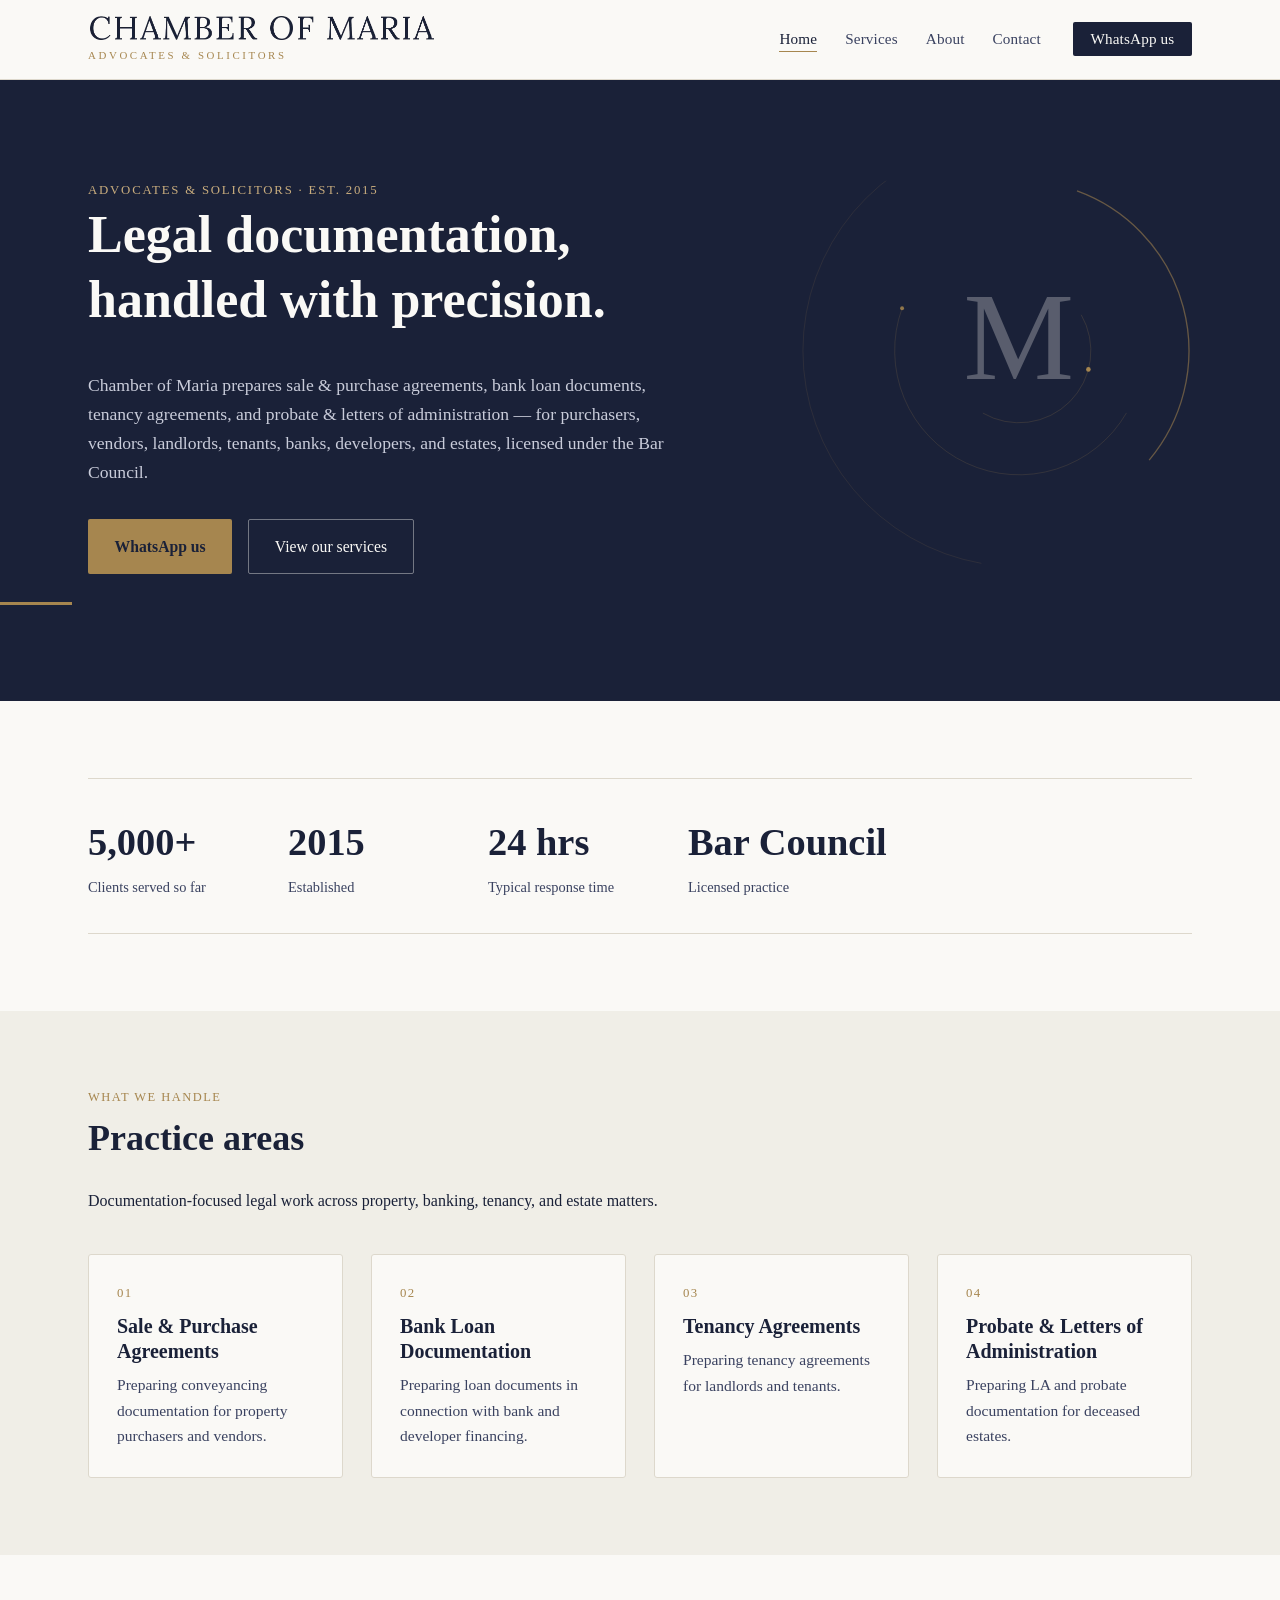
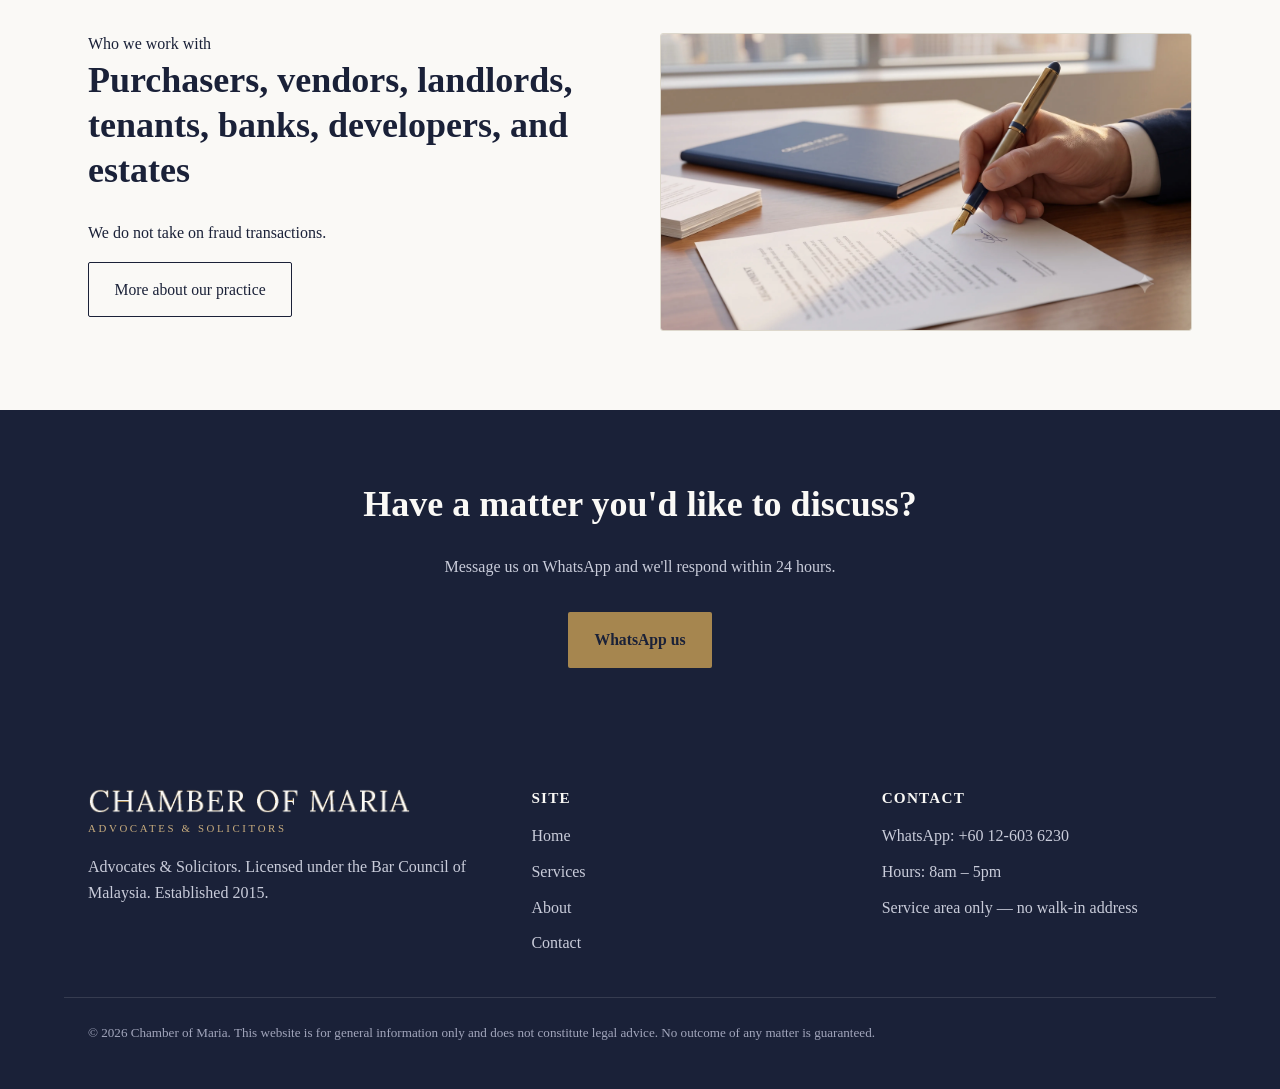
<file: index.html>
<!DOCTYPE html>
<html lang="en">
<head>
<meta charset="UTF-8">
<meta name="viewport" content="width=device-width, initial-scale=1.0">
<title>Chamber of Maria | Advocates &amp; Solicitors, Malaysia</title>
<meta name="description" content="Chamber of Maria is a Malaysian legal practice established 2015, licensed under the Bar Council, handling sale &amp; purchase agreements, bank loan documentation, tenancy agreements, and probate &amp; letters of administration.">
<link rel="canonical" href="https://www.chamberofmaria.com/">

<meta property="og:type" content="website">
<meta property="og:site_name" content="Chamber of Maria">
<meta property="og:title" content="Chamber of Maria | Advocates &amp; Solicitors, Malaysia">
<meta property="og:description" content="Legal documentation for property, banking, tenancy and probate matters. Licensed under the Bar Council, serving clients since 2015.">
<meta property="og:url" content="https://www.chamberofmaria.com/">
<meta property="og:image" content="https://www.chamberofmaria.com/assets/og-share-image.webp">
<meta name="twitter:card" content="summary_large_image">

<link rel="icon" type="image/png" href="assets/favicon-32.png">
<link rel="apple-touch-icon" href="assets/apple-touch-icon.png">
<link rel="stylesheet" href="css/style.css">
</head>
<body>
<a class="skip-link" href="#main">Skip to content</a>

<header class="site-header">
  <div class="container">
    <a class="logo" href="index.html" aria-label="Chamber of Maria — home">
      <img src="assets/wordmark-title-trimmed.webp" alt="Chamber of Maria" class="brand-mark" width="348" height="28">
      <span class="brand-subtitle">Advocates &amp; Solicitors</span>
    </a>
    <nav class="main-nav" data-open="false">
      <ul>
        <li><a href="index.html" aria-current="page">Home</a></li>
        <li><a href="services.html">Services</a></li>
        <li><a href="about.html">About</a></li>
        <li><a href="contact.html">Contact</a></li>
      </ul>
      <a class="nav-cta" href="https://wa.me/60126036230?text=Hi%2C%20I%27d%20like%20to%20enquire%20about%20your%20legal%20services." target="_blank" rel="noopener">WhatsApp us</a>
    </nav>
    <button class="nav-toggle" aria-label="Toggle menu" aria-expanded="false">☰</button>
  </div>
</header>

<main id="main">

  <section class="hero">
    <svg viewBox="0 0 900 640" xmlns="http://www.w3.org/2000/svg" aria-hidden="true" class="hero-decoration">
      <g stroke="var(--gold, #A6864F)" fill="none">
        <path d="M 528.9,15.7 A 260,260 0 0 1 639.2,427.1" stroke-width="2" opacity="0.55"/>
        <path d="M 604.5,355.0 A 190,190 0 0 1 261.5,195.0" stroke-width="1" opacity="0.28"/>
        <path d="M 382.7,585.0 A 330,330 0 0 1 382.7,-65.0" stroke-width="1" opacity="0.2"/>
        <path d="M 535.3,205.0 A 110,110 0 0 1 385.0,355.3" stroke-width="1" opacity="0.3"/>
      </g>
      <text x="440" y="260" text-anchor="middle" dominant-baseline="middle" font-family="Lora, Georgia, serif" font-size="190" fill="var(--paper, #FAF9F6)" opacity="0.28">M</text>
      <g class="orbit orbit-1">
        <circle cx="546.3" cy="288.5" r="3.5" fill="var(--gold, #A6864F)" opacity="1.0"/>
      </g>
      <g class="orbit orbit-2">
        <circle cx="261.5" cy="195.0" r="3.0" fill="var(--gold, #A6864F)" opacity="0.85"/>
      </g>
      <g class="orbit orbit-3">
        <circle cx="382.7" cy="-65.0" r="2.5" fill="var(--gold, #A6864F)" opacity="0.7"/>
      </g>
    </svg>
    <div class="container">
      <span class="eyebrow">Advocates &amp; Solicitors · Est. 2015</span>
      <h1>Legal documentation, handled with precision.</h1>
      <p class="lede">Chamber of Maria prepares sale &amp; purchase agreements, bank loan documents, tenancy agreements, and probate &amp; letters of administration — for purchasers, vendors, landlords, tenants, banks, developers, and estates, licensed under the Bar Council.</p>
      <div class="hero-actions">
        <a class="btn btn-primary" href="https://wa.me/60126036230?text=Hi%2C%20I%27d%20like%20to%20enquire%20about%20your%20legal%20services." target="_blank" rel="noopener">WhatsApp us</a>
        <a class="btn btn-secondary" href="services.html">View our services</a>
      </div>
    </div>
  </section>

  <section aria-label="Track record">
    <div class="container">
      <div class="stat-strip">
        <div class="stat">
          <span class="value">5,000+</span>
          <span class="label">Clients served so far</span>
        </div>
        <div class="stat">
          <span class="value">2015</span>
          <span class="label">Established</span>
        </div>
        <div class="stat">
          <span class="value">24 hrs</span>
          <span class="label">Typical response time</span>
        </div>
        <div class="stat">
          <span class="value">Bar Council</span>
          <span class="label">Licensed practice</span>
        </div>
      </div>
    </div>
  </section>

  <section class="section-alt">
    <div class="container">
      <div class="section-head">
        <span class="kicker">What we handle</span>
        <h2>Practice areas</h2>
        <p>Documentation-focused legal work across property, banking, tenancy, and estate matters.</p>
      </div>
      <div class="grid grid-4">
        <div class="card">
          <span class="num">01</span>
          <h3>Sale &amp; Purchase Agreements</h3>
          <p>Preparing conveyancing documentation for property purchasers and vendors.</p>
        </div>
        <div class="card">
          <span class="num">02</span>
          <h3>Bank Loan Documentation</h3>
          <p>Preparing loan documents in connection with bank and developer financing.</p>
        </div>
        <div class="card">
          <span class="num">03</span>
          <h3>Tenancy Agreements</h3>
          <p>Preparing tenancy agreements for landlords and tenants.</p>
        </div>
        <div class="card">
          <span class="num">04</span>
          <h3>Probate &amp; Letters of Administration</h3>
          <p>Preparing LA and probate documentation for deceased estates.</p>
        </div>
      </div>
    </div>
  </section>

  <section>
    <div class="container">
      <div class="feature">
        <div>
          <span class="kicker">Who we work with</span>
          <h2>Purchasers, vendors, landlords, tenants, banks, developers, and estates</h2>
          <p>We do not take on fraud transactions.</p>
          <p><a class="btn btn-outline" href="about.html">More about our practice</a></p>
        </div>
        <div class="feature-media">
          <img src="assets/desk-documents-signing.webp" alt="A hand signing a legal document with a fountain pen at a wooden desk" width="800" height="450" loading="lazy">
        </div>
      </div>
    </div>
  </section>

  <section class="cta-banner">
    <div class="container">
      <h2>Have a matter you'd like to discuss?</h2>
      <p>Message us on WhatsApp and we'll respond within 24 hours.</p>
      <a class="btn btn-primary" href="https://wa.me/60126036230?text=Hi%2C%20I%27d%20like%20to%20enquire%20about%20your%20legal%20services." target="_blank" rel="noopener">WhatsApp us</a>
    </div>
  </section>

</main>

<footer class="site-footer">
  <div class="container">
    <div class="footer-logo">
      <img src="assets/wordmark-title-on-dark.webp" alt="Chamber of Maria" class="brand-mark" width="323" height="26">
      <span class="brand-subtitle">Advocates &amp; Solicitors</span>
      <p>Advocates &amp; Solicitors. Licensed under the Bar Council of Malaysia. Established 2015.</p>
    </div>
    <div>
      <h4>Site</h4>
      <ul>
        <li><a href="index.html">Home</a></li>
        <li><a href="services.html">Services</a></li>
        <li><a href="about.html">About</a></li>
        <li><a href="contact.html">Contact</a></li>
      </ul>
    </div>
    <div>
      <h4>Contact</h4>
      <ul>
        <li><a href="https://wa.me/60126036230" target="_blank" rel="noopener">WhatsApp: +60 12-603 6230</a></li>
        <li>Hours: 8am – 5pm</li>
        <li>Service area only — no walk-in address</li>
      </ul>
    </div>
  </div>
  <div class="footer-bottom">
    <p>&copy; 2026 Chamber of Maria. This website is for general information only and does not constitute legal advice. No outcome of any matter is guaranteed.</p>
  </div>
</footer>

<script src="js/main.js"></script>
</body>
</html>
</file>
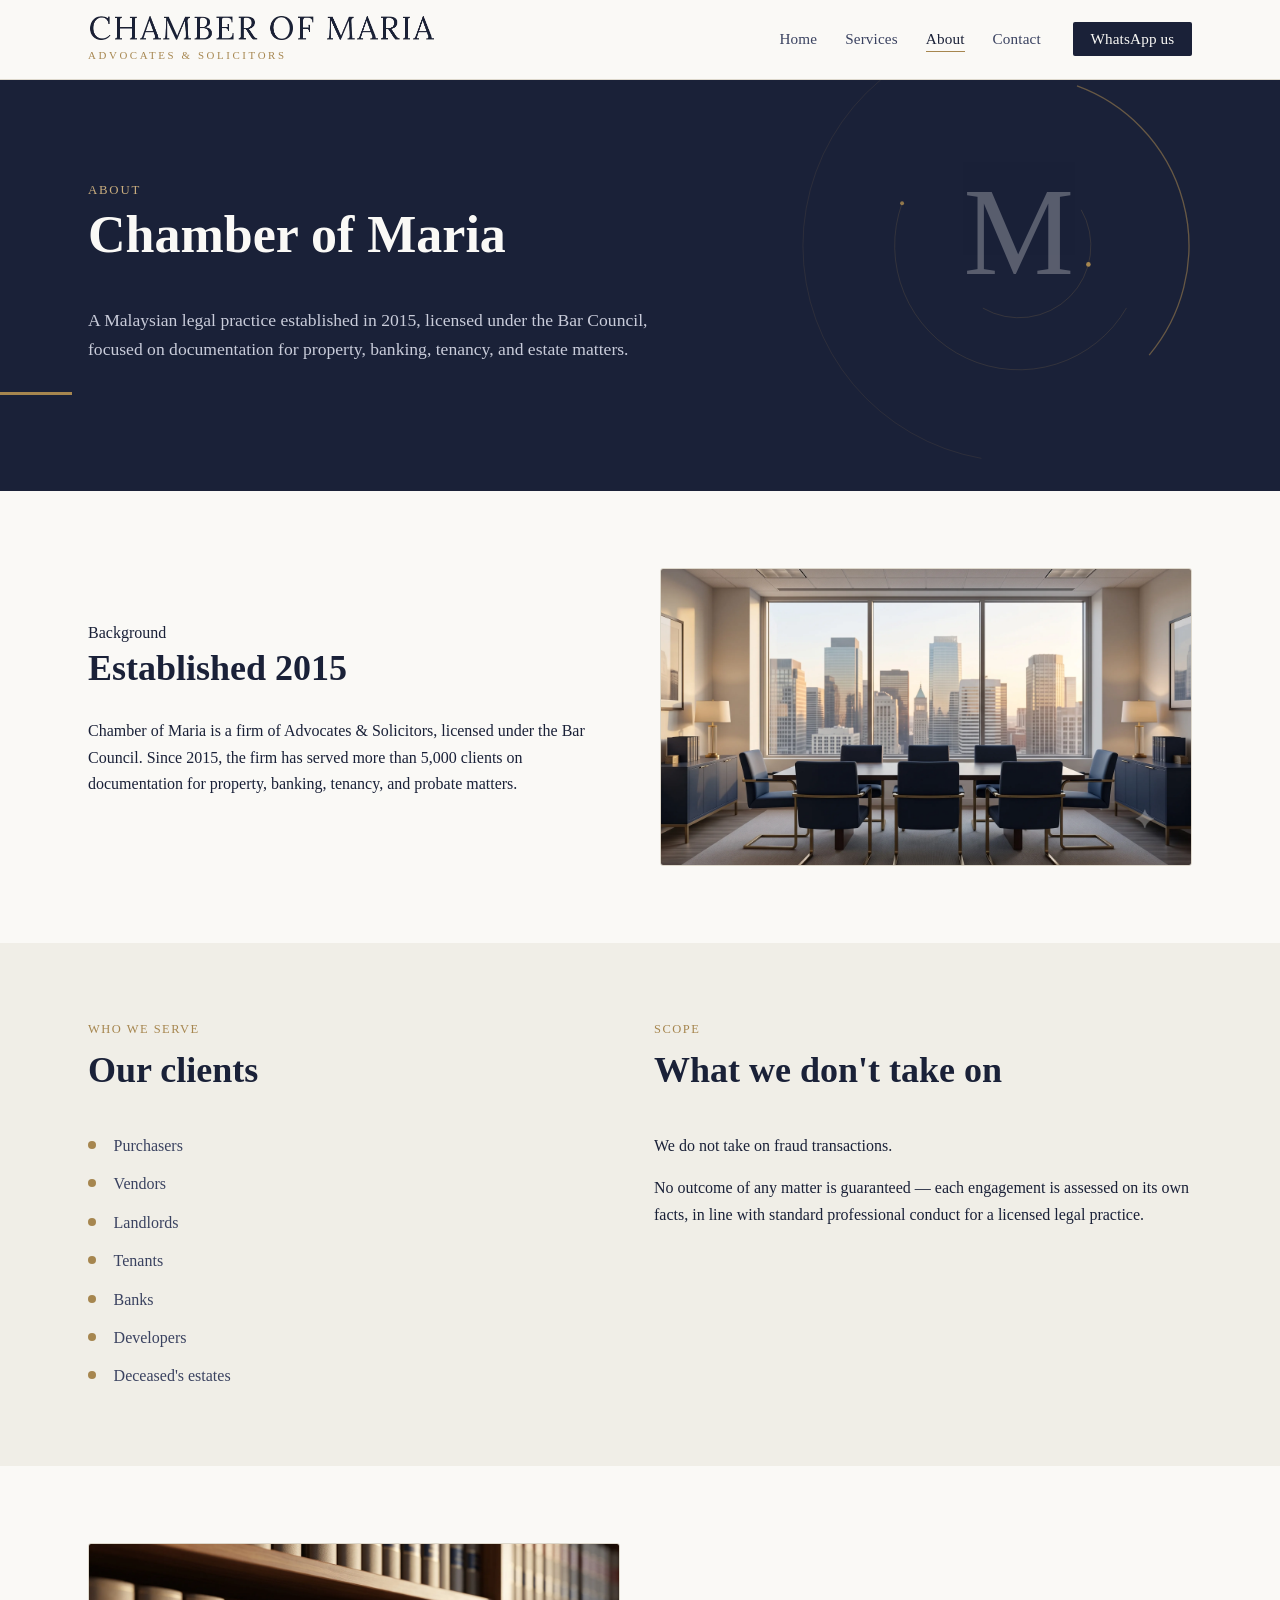
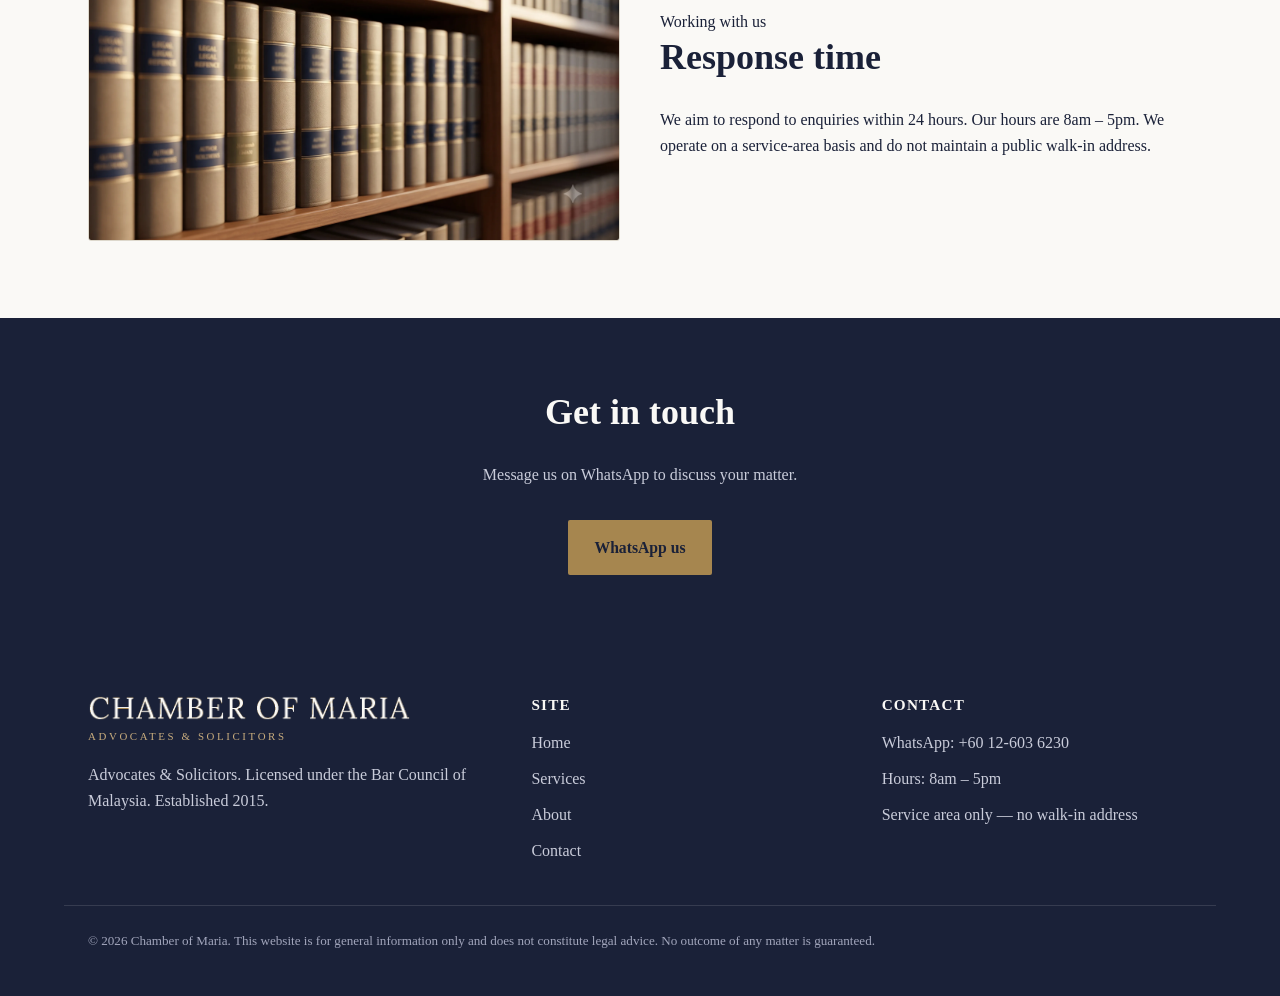
<file: about.html>
<!DOCTYPE html>
<html lang="en">
<head>
<meta charset="UTF-8">
<meta name="viewport" content="width=device-width, initial-scale=1.0">
<title>About | Chamber of Maria</title>
<meta name="description" content="Chamber of Maria is a legal practice established in 2015, licensed under the Bar Council, having served more than 5,000 clients across property, banking, tenancy, and probate matters.">
<link rel="canonical" href="https://www.chamberofmaria.com/about.html">

<meta property="og:type" content="website">
<meta property="og:site_name" content="Chamber of Maria">
<meta property="og:title" content="About | Chamber of Maria">
<meta property="og:description" content="Established 2015, licensed under the Bar Council, serving purchasers, vendors, landlords, tenants, banks, developers, and deceased's estates.">
<meta property="og:url" content="https://www.chamberofmaria.com/about.html">
<meta property="og:image" content="https://www.chamberofmaria.com/assets/og-share-image.webp">
<meta name="twitter:card" content="summary_large_image">

<link rel="icon" type="image/png" href="assets/favicon-32.png">
<link rel="apple-touch-icon" href="assets/apple-touch-icon.png">
<link rel="stylesheet" href="css/style.css">
</head>
<body>
<a class="skip-link" href="#main">Skip to content</a>

<header class="site-header">
  <div class="container">
    <a class="logo" href="index.html" aria-label="Chamber of Maria — home">
      <img src="assets/wordmark-title-trimmed.webp" alt="Chamber of Maria" class="brand-mark" width="348" height="28">
      <span class="brand-subtitle">Advocates &amp; Solicitors</span>
    </a>
    <nav class="main-nav" data-open="false">
      <ul>
        <li><a href="index.html">Home</a></li>
        <li><a href="services.html">Services</a></li>
        <li><a href="about.html" aria-current="page">About</a></li>
        <li><a href="contact.html">Contact</a></li>
      </ul>
      <a class="nav-cta" href="https://wa.me/60126036230?text=Hi%2C%20I%27d%20like%20to%20enquire%20about%20your%20legal%20services." target="_blank" rel="noopener">WhatsApp us</a>
    </nav>
    <button class="nav-toggle" aria-label="Toggle menu" aria-expanded="false">☰</button>
  </div>
</header>

<main id="main">

  <section class="hero">
    <svg viewBox="0 0 900 640" xmlns="http://www.w3.org/2000/svg" aria-hidden="true" class="hero-decoration">
      <g stroke="var(--gold, #A6864F)" fill="none">
        <path d="M 528.9,15.7 A 260,260 0 0 1 639.2,427.1" stroke-width="2" opacity="0.55"/>
        <path d="M 604.5,355.0 A 190,190 0 0 1 261.5,195.0" stroke-width="1" opacity="0.28"/>
        <path d="M 382.7,585.0 A 330,330 0 0 1 382.7,-65.0" stroke-width="1" opacity="0.2"/>
        <path d="M 535.3,205.0 A 110,110 0 0 1 385.0,355.3" stroke-width="1" opacity="0.3"/>
      </g>
      <text x="440" y="260" text-anchor="middle" dominant-baseline="middle" font-family="Lora, Georgia, serif" font-size="190" fill="var(--paper, #FAF9F6)" opacity="0.28">M</text>
      <g class="orbit orbit-1">
        <circle cx="546.3" cy="288.5" r="3.5" fill="var(--gold, #A6864F)" opacity="1.0"/>
      </g>
      <g class="orbit orbit-2">
        <circle cx="261.5" cy="195.0" r="3.0" fill="var(--gold, #A6864F)" opacity="0.85"/>
      </g>
      <g class="orbit orbit-3">
        <circle cx="382.7" cy="-65.0" r="2.5" fill="var(--gold, #A6864F)" opacity="0.7"/>
      </g>
    </svg>
    <div class="container">
      <span class="eyebrow">About</span>
      <h1>Chamber of Maria</h1>
      <p class="lede">A Malaysian legal practice established in 2015, licensed under the Bar Council, focused on documentation for property, banking, tenancy, and estate matters.</p>
    </div>
  </section>

  <section>
    <div class="container">
      <div class="feature">
        <div>
          <span class="kicker">Background</span>
          <h2>Established 2015</h2>
          <p>Chamber of Maria is a firm of Advocates &amp; Solicitors, licensed under the Bar Council. Since 2015, the firm has served more than 5,000 clients on documentation for property, banking, tenancy, and probate matters.</p>
        </div>
        <div class="feature-media">
          <img src="assets/office-window-skyline-abstract.webp" alt="An empty law office meeting room with a city skyline view" width="800" height="450" loading="lazy">
        </div>
      </div>
    </div>
  </section>

  <section class="section-alt">
    <div class="container">
      <div class="grid grid-2">
        <div>
          <div class="section-head">
            <span class="kicker">Who we serve</span>
            <h2>Our clients</h2>
          </div>
          <ul class="check-list">
            <li>Purchasers</li>
            <li>Vendors</li>
            <li>Landlords</li>
            <li>Tenants</li>
            <li>Banks</li>
            <li>Developers</li>
            <li>Deceased's estates</li>
          </ul>
        </div>
        <div>
          <div class="section-head">
            <span class="kicker">Scope</span>
            <h2>What we don't take on</h2>
          </div>
          <p>We do not take on fraud transactions.</p>
          <p>No outcome of any matter is guaranteed — each engagement is assessed on its own facts, in line with standard professional conduct for a licensed legal practice.</p>
        </div>
      </div>
    </div>
  </section>

  <section>
    <div class="container">
      <div class="feature">
        <div class="feature-media">
          <img src="assets/bookshelf-legal-texts.webp" alt="A shelf of bound legal reference volumes" width="800" height="450" loading="lazy">
        </div>
        <div>
          <span class="kicker">Working with us</span>
          <h2>Response time</h2>
          <p>We aim to respond to enquiries within 24 hours. Our hours are 8am – 5pm. We operate on a service-area basis and do not maintain a public walk-in address.</p>
        </div>
      </div>
    </div>
  </section>

  <section class="cta-banner">
    <div class="container">
      <h2>Get in touch</h2>
      <p>Message us on WhatsApp to discuss your matter.</p>
      <a class="btn btn-primary" href="https://wa.me/60126036230?text=Hi%2C%20I%27d%20like%20to%20enquire%20about%20your%20legal%20services." target="_blank" rel="noopener">WhatsApp us</a>
    </div>
  </section>

</main>

<footer class="site-footer">
  <div class="container">
    <div class="footer-logo">
      <img src="assets/wordmark-title-on-dark.webp" alt="Chamber of Maria" class="brand-mark" width="323" height="26">
      <span class="brand-subtitle">Advocates &amp; Solicitors</span>
      <p>Advocates &amp; Solicitors. Licensed under the Bar Council of Malaysia. Established 2015.</p>
    </div>
    <div>
      <h4>Site</h4>
      <ul>
        <li><a href="index.html">Home</a></li>
        <li><a href="services.html">Services</a></li>
        <li><a href="about.html">About</a></li>
        <li><a href="contact.html">Contact</a></li>
      </ul>
    </div>
    <div>
      <h4>Contact</h4>
      <ul>
        <li><a href="https://wa.me/60126036230" target="_blank" rel="noopener">WhatsApp: +60 12-603 6230</a></li>
        <li>Hours: 8am – 5pm</li>
        <li>Service area only — no walk-in address</li>
      </ul>
    </div>
  </div>
  <div class="footer-bottom">
    <p>&copy; 2026 Chamber of Maria. This website is for general information only and does not constitute legal advice. No outcome of any matter is guaranteed.</p>
  </div>
</footer>

<script src="js/main.js"></script>
</body>
</html>
</file>
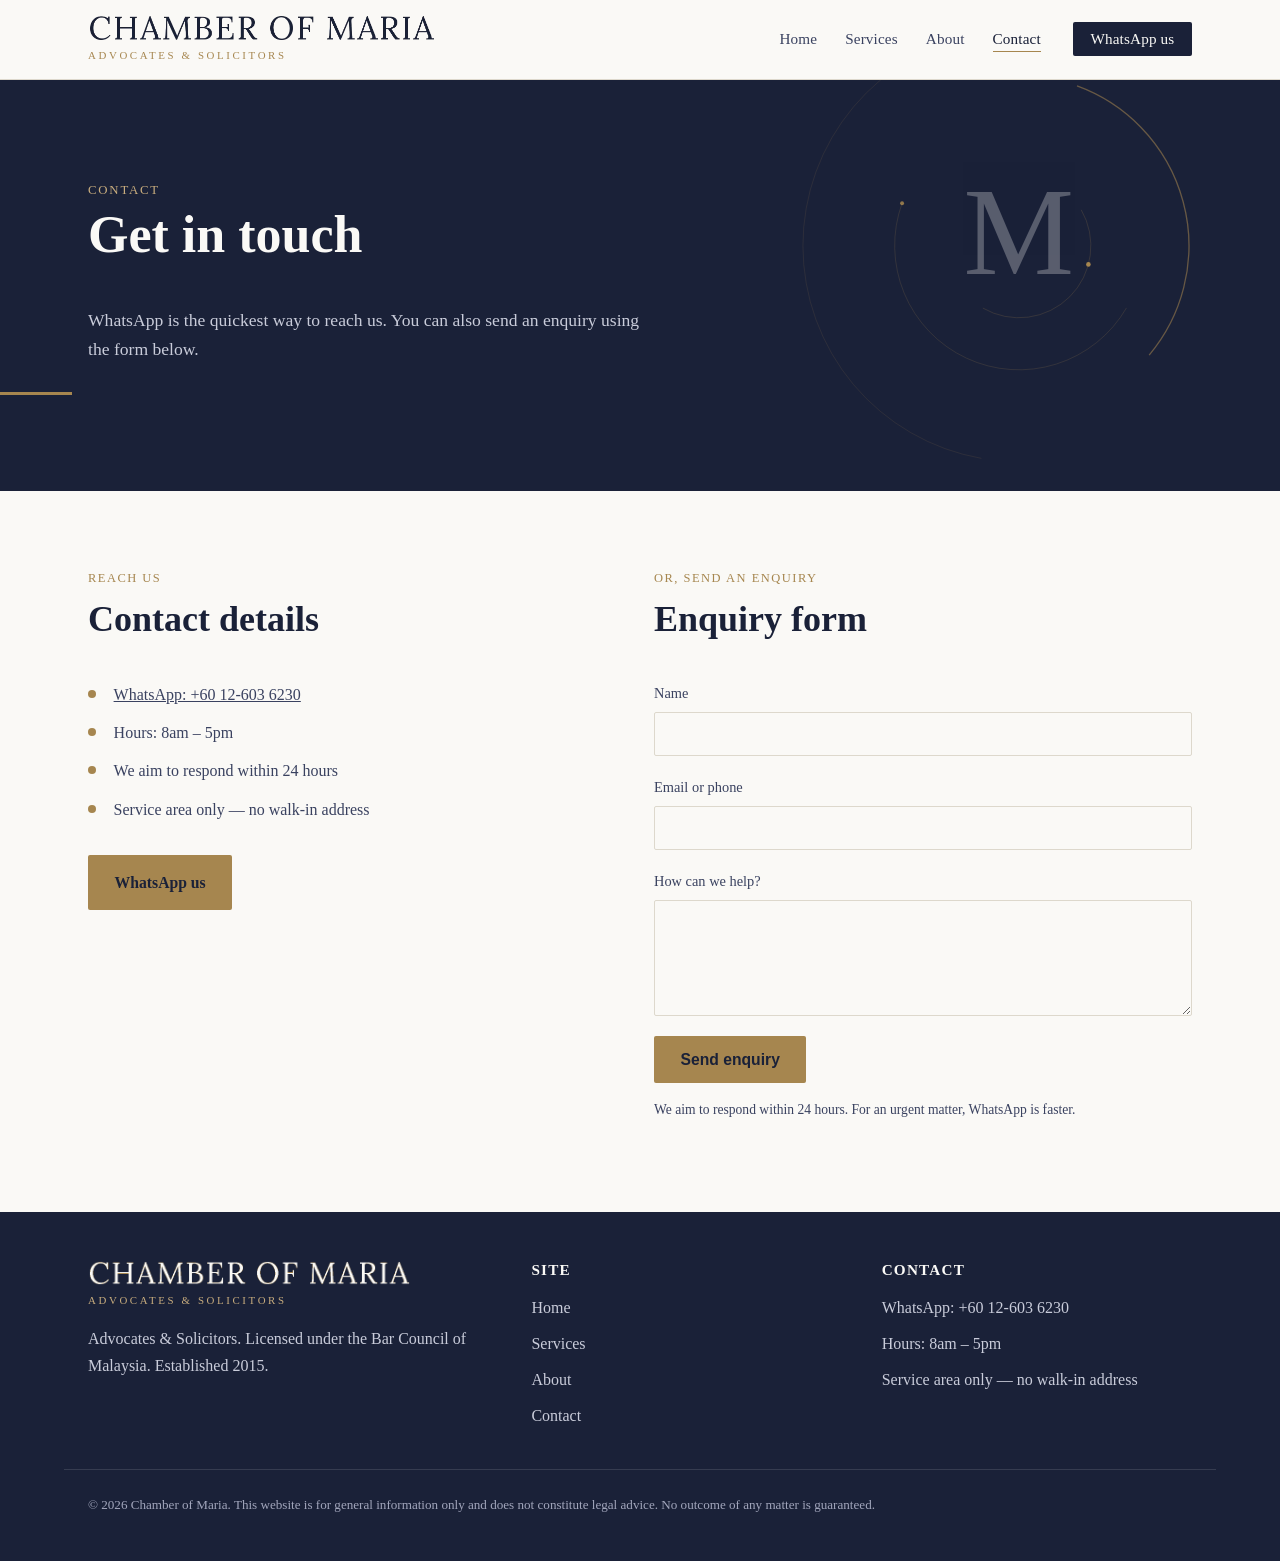
<file: contact.html>
<!DOCTYPE html>
<html lang="en">
<head>
<meta charset="UTF-8">
<meta name="viewport" content="width=device-width, initial-scale=1.0">
<title>Contact | Chamber of Maria</title>
<meta name="description" content="Contact Chamber of Maria via WhatsApp or our enquiry form. Hours 8am–5pm, response within 24 hours. Service area only, no walk-in address.">
<link rel="canonical" href="https://www.chamberofmaria.com/contact.html">

<meta property="og:type" content="website">
<meta property="og:site_name" content="Chamber of Maria">
<meta property="og:title" content="Contact | Chamber of Maria">
<meta property="og:description" content="WhatsApp us, or send an enquiry — we respond within 24 hours.">
<meta property="og:url" content="https://www.chamberofmaria.com/contact.html">
<meta property="og:image" content="https://www.chamberofmaria.com/assets/og-share-image.webp">
<meta name="twitter:card" content="summary_large_image">

<link rel="icon" type="image/png" href="assets/favicon-32.png">
<link rel="apple-touch-icon" href="assets/apple-touch-icon.png">
<link rel="stylesheet" href="css/style.css">
</head>
<body>
<a class="skip-link" href="#main">Skip to content</a>

<header class="site-header">
  <div class="container">
    <a class="logo" href="index.html" aria-label="Chamber of Maria — home">
      <img src="assets/wordmark-title-trimmed.webp" alt="Chamber of Maria" class="brand-mark" width="348" height="28">
      <span class="brand-subtitle">Advocates &amp; Solicitors</span>
    </a>
    <nav class="main-nav" data-open="false">
      <ul>
        <li><a href="index.html">Home</a></li>
        <li><a href="services.html">Services</a></li>
        <li><a href="about.html">About</a></li>
        <li><a href="contact.html" aria-current="page">Contact</a></li>
      </ul>
      <a class="nav-cta" href="https://wa.me/60126036230?text=Hi%2C%20I%27d%20like%20to%20enquire%20about%20your%20legal%20services." target="_blank" rel="noopener">WhatsApp us</a>
    </nav>
    <button class="nav-toggle" aria-label="Toggle menu" aria-expanded="false">☰</button>
  </div>
</header>

<main id="main">

  <section class="hero">
    <svg viewBox="0 0 900 640" xmlns="http://www.w3.org/2000/svg" aria-hidden="true" class="hero-decoration">
      <g stroke="var(--gold, #A6864F)" fill="none">
        <path d="M 528.9,15.7 A 260,260 0 0 1 639.2,427.1" stroke-width="2" opacity="0.55"/>
        <path d="M 604.5,355.0 A 190,190 0 0 1 261.5,195.0" stroke-width="1" opacity="0.28"/>
        <path d="M 382.7,585.0 A 330,330 0 0 1 382.7,-65.0" stroke-width="1" opacity="0.2"/>
        <path d="M 535.3,205.0 A 110,110 0 0 1 385.0,355.3" stroke-width="1" opacity="0.3"/>
      </g>
      <text x="440" y="260" text-anchor="middle" dominant-baseline="middle" font-family="Lora, Georgia, serif" font-size="190" fill="var(--paper, #FAF9F6)" opacity="0.28">M</text>
      <g class="orbit orbit-1">
        <circle cx="546.3" cy="288.5" r="3.5" fill="var(--gold, #A6864F)" opacity="1.0"/>
      </g>
      <g class="orbit orbit-2">
        <circle cx="261.5" cy="195.0" r="3.0" fill="var(--gold, #A6864F)" opacity="0.85"/>
      </g>
      <g class="orbit orbit-3">
        <circle cx="382.7" cy="-65.0" r="2.5" fill="var(--gold, #A6864F)" opacity="0.7"/>
      </g>
    </svg>
    <div class="container">
      <span class="eyebrow">Contact</span>
      <h1>Get in touch</h1>
      <p class="lede">WhatsApp is the quickest way to reach us. You can also send an enquiry using the form below.</p>
    </div>
  </section>

  <section>
    <div class="container">
      <div class="grid grid-2">

        <div>
          <div class="section-head">
            <span class="kicker">Reach us</span>
            <h2>Contact details</h2>
          </div>
          <ul class="check-list">
            <li><a href="https://wa.me/60126036230?text=Hi%2C%20I%27d%20like%20to%20enquire%20about%20your%20legal%20services." target="_blank" rel="noopener">WhatsApp: +60 12-603 6230</a></li>
            <li>Hours: 8am – 5pm</li>
            <li>We aim to respond within 24 hours</li>
            <li>Service area only — no walk-in address</li>
          </ul>
          <p style="margin-top:2rem;">
            <a class="btn btn-primary" href="https://wa.me/60126036230?text=Hi%2C%20I%27d%20like%20to%20enquire%20about%20your%20legal%20services." target="_blank" rel="noopener">WhatsApp us</a>
          </p>
        </div>

        <div>
          <div class="section-head">
            <span class="kicker">Or, send an enquiry</span>
            <h2>Enquiry form</h2>
          </div>

          <!--
            Web3Forms: access_key below is a placeholder. Generate a real key at
            https://web3forms.com tied to the confirmed public contact inbox
            (see PRELAUNCH-CHECKLIST.md — two candidate addresses were submitted
            and need to be resolved to one before this form can go live).
          -->
          <form data-web3forms novalidate>
            <input type="hidden" name="access_key" value="REPLACE_WITH_WEB3FORMS_ACCESS_KEY">
            <input type="hidden" name="subject" value="New enquiry — Chamber of Maria website">
            <input type="checkbox" name="botcheck" style="display:none" tabindex="-1" autocomplete="off">

            <div class="form-field">
              <label for="name">Name</label>
              <input type="text" id="name" name="name" required autocomplete="name">
            </div>

            <div class="form-field">
              <label for="contact">Email or phone</label>
              <input type="text" id="contact" name="contact" required autocomplete="email">
            </div>

            <div class="form-field">
              <label for="message">How can we help?</label>
              <textarea id="message" name="message" rows="5" required></textarea>
            </div>

            <button type="submit" class="btn btn-primary">Send enquiry</button>
            <p class="form-status" role="status" aria-live="polite"></p>
            <p class="form-note">We aim to respond within 24 hours. For an urgent matter, WhatsApp is faster.</p>
          </form>
        </div>

      </div>
    </div>
  </section>

</main>

<footer class="site-footer">
  <div class="container">
    <div class="footer-logo">
      <img src="assets/wordmark-title-on-dark.webp" alt="Chamber of Maria" class="brand-mark" width="323" height="26">
      <span class="brand-subtitle">Advocates &amp; Solicitors</span>
      <p>Advocates &amp; Solicitors. Licensed under the Bar Council of Malaysia. Established 2015.</p>
    </div>
    <div>
      <h4>Site</h4>
      <ul>
        <li><a href="index.html">Home</a></li>
        <li><a href="services.html">Services</a></li>
        <li><a href="about.html">About</a></li>
        <li><a href="contact.html">Contact</a></li>
      </ul>
    </div>
    <div>
      <h4>Contact</h4>
      <ul>
        <li><a href="https://wa.me/60126036230" target="_blank" rel="noopener">WhatsApp: +60 12-603 6230</a></li>
        <li>Hours: 8am – 5pm</li>
        <li>Service area only — no walk-in address</li>
      </ul>
    </div>
  </div>
  <div class="footer-bottom">
    <p>&copy; 2026 Chamber of Maria. This website is for general information only and does not constitute legal advice. No outcome of any matter is guaranteed.</p>
  </div>
</footer>

<script src="js/main.js"></script>
</body>
</html>
</file>
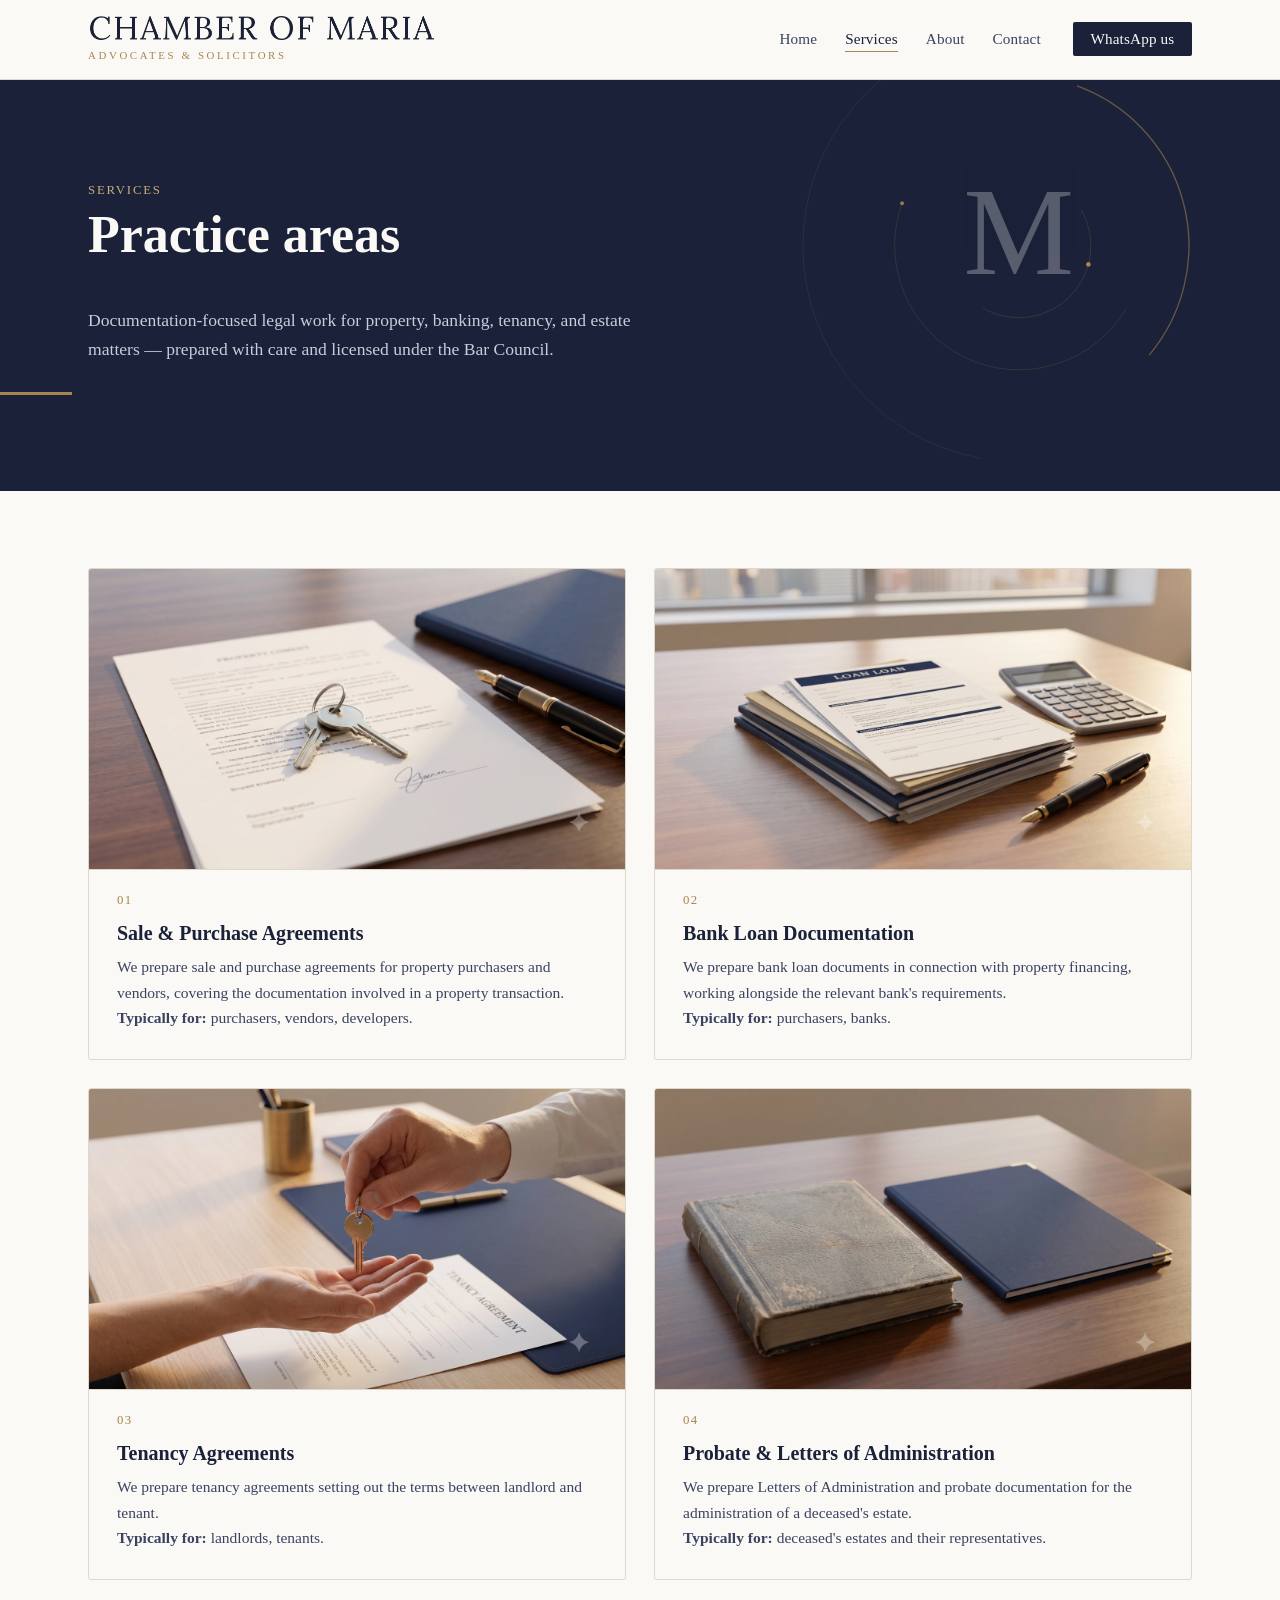
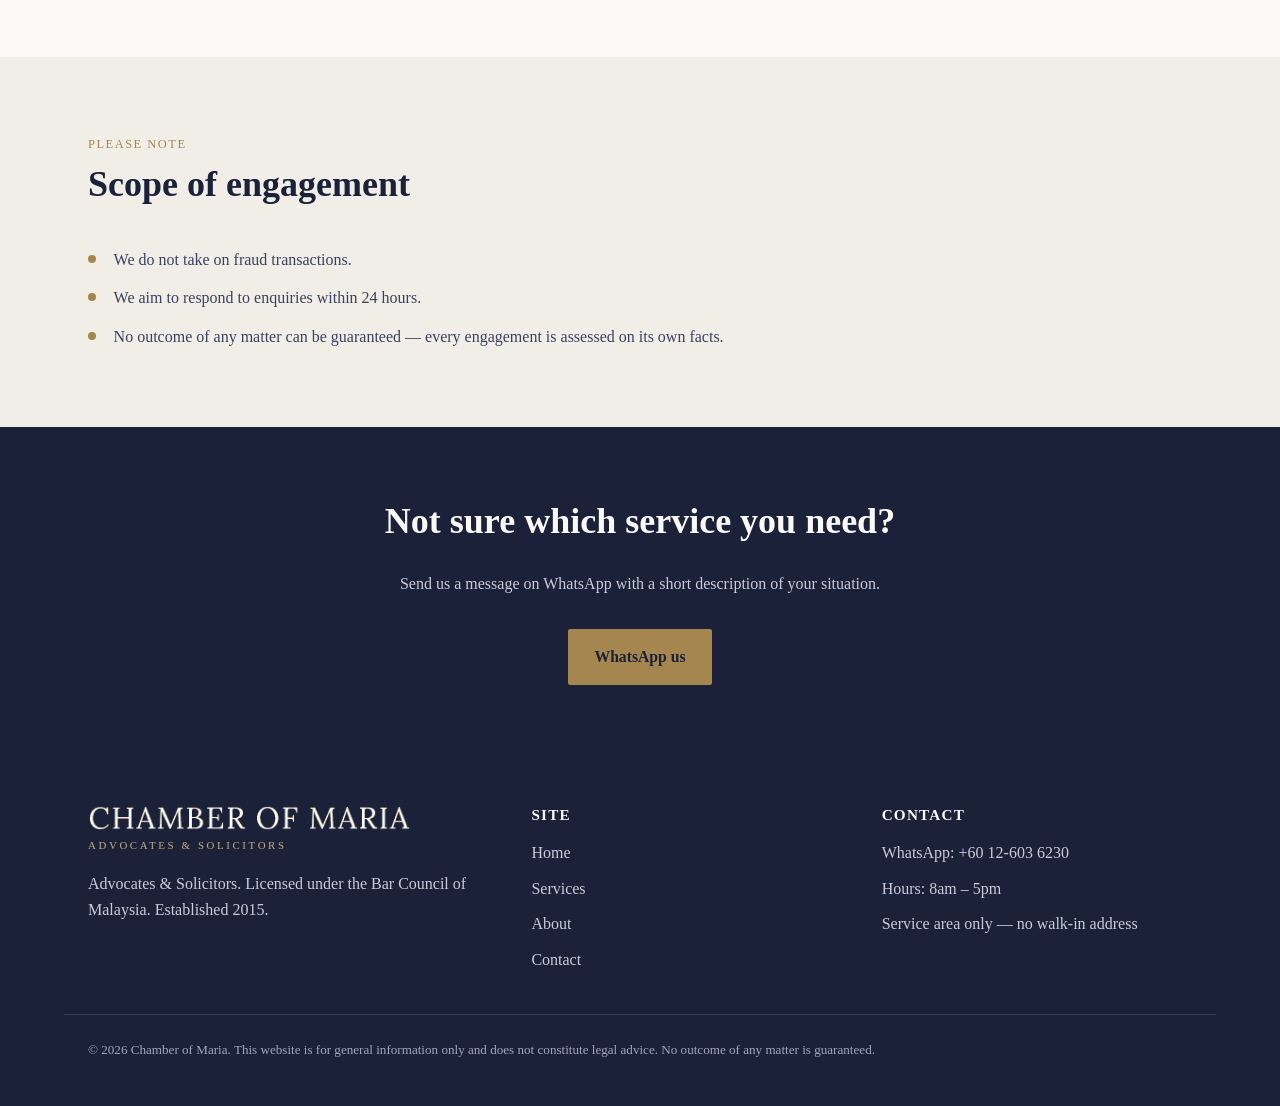
<file: services.html>
<!DOCTYPE html>
<html lang="en">
<head>
<meta charset="UTF-8">
<meta name="viewport" content="width=device-width, initial-scale=1.0">
<title>Services | Chamber of Maria</title>
<meta name="description" content="Sale &amp; purchase agreements, bank loan documentation, tenancy agreements, and probate &amp; letters of administration — legal documentation services from Chamber of Maria, licensed under the Bar Council.">
<link rel="canonical" href="https://www.chamberofmaria.com/services.html">

<meta property="og:type" content="website">
<meta property="og:site_name" content="Chamber of Maria">
<meta property="og:title" content="Services | Chamber of Maria">
<meta property="og:description" content="Sale &amp; purchase agreements, bank loan documentation, tenancy agreements, and probate &amp; letters of administration.">
<meta property="og:url" content="https://www.chamberofmaria.com/services.html">
<meta property="og:image" content="https://www.chamberofmaria.com/assets/og-share-image.webp">
<meta name="twitter:card" content="summary_large_image">

<link rel="icon" type="image/png" href="assets/favicon-32.png">
<link rel="apple-touch-icon" href="assets/apple-touch-icon.png">
<link rel="stylesheet" href="css/style.css">
</head>
<body>
<a class="skip-link" href="#main">Skip to content</a>

<header class="site-header">
  <div class="container">
    <a class="logo" href="index.html" aria-label="Chamber of Maria — home">
      <img src="assets/wordmark-title-trimmed.webp" alt="Chamber of Maria" class="brand-mark" width="348" height="28">
      <span class="brand-subtitle">Advocates &amp; Solicitors</span>
    </a>
    <nav class="main-nav" data-open="false">
      <ul>
        <li><a href="index.html">Home</a></li>
        <li><a href="services.html" aria-current="page">Services</a></li>
        <li><a href="about.html">About</a></li>
        <li><a href="contact.html">Contact</a></li>
      </ul>
      <a class="nav-cta" href="https://wa.me/60126036230?text=Hi%2C%20I%27d%20like%20to%20enquire%20about%20your%20legal%20services." target="_blank" rel="noopener">WhatsApp us</a>
    </nav>
    <button class="nav-toggle" aria-label="Toggle menu" aria-expanded="false">☰</button>
  </div>
</header>

<main id="main">

  <section class="hero">
    <svg viewBox="0 0 900 640" xmlns="http://www.w3.org/2000/svg" aria-hidden="true" class="hero-decoration">
      <g stroke="var(--gold, #A6864F)" fill="none">
        <path d="M 528.9,15.7 A 260,260 0 0 1 639.2,427.1" stroke-width="2" opacity="0.55"/>
        <path d="M 604.5,355.0 A 190,190 0 0 1 261.5,195.0" stroke-width="1" opacity="0.28"/>
        <path d="M 382.7,585.0 A 330,330 0 0 1 382.7,-65.0" stroke-width="1" opacity="0.2"/>
        <path d="M 535.3,205.0 A 110,110 0 0 1 385.0,355.3" stroke-width="1" opacity="0.3"/>
      </g>
      <text x="440" y="260" text-anchor="middle" dominant-baseline="middle" font-family="Lora, Georgia, serif" font-size="190" fill="var(--paper, #FAF9F6)" opacity="0.28">M</text>
      <g class="orbit orbit-1">
        <circle cx="546.3" cy="288.5" r="3.5" fill="var(--gold, #A6864F)" opacity="1.0"/>
      </g>
      <g class="orbit orbit-2">
        <circle cx="261.5" cy="195.0" r="3.0" fill="var(--gold, #A6864F)" opacity="0.85"/>
      </g>
      <g class="orbit orbit-3">
        <circle cx="382.7" cy="-65.0" r="2.5" fill="var(--gold, #A6864F)" opacity="0.7"/>
      </g>
    </svg>
    <div class="container">
      <span class="eyebrow">Services</span>
      <h1>Practice areas</h1>
      <p class="lede">Documentation-focused legal work for property, banking, tenancy, and estate matters — prepared with care and licensed under the Bar Council.</p>
    </div>
  </section>

  <section>
    <div class="container">
      <div class="grid grid-2">

        <div class="card">
          <div class="card-media">
            <img src="assets/conveyancing-keys-document.webp" alt="House keys resting on a signed property document" width="800" height="450" loading="lazy">
          </div>
          <span class="num">01</span>
          <h3>Sale &amp; Purchase Agreements</h3>
          <p>We prepare sale and purchase agreements for property purchasers and vendors, covering the documentation involved in a property transaction.</p>
          <p><strong>Typically for:</strong> purchasers, vendors, developers.</p>
        </div>

        <div class="card">
          <div class="card-media">
            <img src="assets/banking-loan-documents.webp" alt="Stack of loan documents beside a calculator and pen" width="800" height="450" loading="lazy">
          </div>
          <span class="num">02</span>
          <h3>Bank Loan Documentation</h3>
          <p>We prepare bank loan documents in connection with property financing, working alongside the relevant bank's requirements.</p>
          <p><strong>Typically for:</strong> purchasers, banks.</p>
        </div>

        <div class="card">
          <div class="card-media">
            <img src="assets/tenancy-keys-handover.webp" alt="A house key being handed over across a desk, tenancy agreement beneath" width="800" height="450" loading="lazy">
          </div>
          <span class="num">03</span>
          <h3>Tenancy Agreements</h3>
          <p>We prepare tenancy agreements setting out the terms between landlord and tenant.</p>
          <p><strong>Typically for:</strong> landlords, tenants.</p>
        </div>

        <div class="card">
          <div class="card-media">
            <img src="assets/probate-estate-documents.webp" alt="A keepsake photo album beside a formal document folder on a desk" width="800" height="450" loading="lazy">
          </div>
          <span class="num">04</span>
          <h3>Probate &amp; Letters of Administration</h3>
          <p>We prepare Letters of Administration and probate documentation for the administration of a deceased's estate.</p>
          <p><strong>Typically for:</strong> deceased's estates and their representatives.</p>
        </div>

      </div>
    </div>
  </section>

  <section class="section-alt">
    <div class="container">
      <div class="section-head">
        <span class="kicker">Please note</span>
        <h2>Scope of engagement</h2>
      </div>
      <ul class="check-list">
        <li>We do not take on fraud transactions.</li>
        <li>We aim to respond to enquiries within 24 hours.</li>
        <li>No outcome of any matter can be guaranteed — every engagement is assessed on its own facts.</li>
      </ul>
    </div>
  </section>

  <section class="cta-banner">
    <div class="container">
      <h2>Not sure which service you need?</h2>
      <p>Send us a message on WhatsApp with a short description of your situation.</p>
      <a class="btn btn-primary" href="https://wa.me/60126036230?text=Hi%2C%20I%27d%20like%20to%20enquire%20about%20your%20legal%20services." target="_blank" rel="noopener">WhatsApp us</a>
    </div>
  </section>

</main>

<footer class="site-footer">
  <div class="container">
    <div class="footer-logo">
      <img src="assets/wordmark-title-on-dark.webp" alt="Chamber of Maria" class="brand-mark" width="323" height="26">
      <span class="brand-subtitle">Advocates &amp; Solicitors</span>
      <p>Advocates &amp; Solicitors. Licensed under the Bar Council of Malaysia. Established 2015.</p>
    </div>
    <div>
      <h4>Site</h4>
      <ul>
        <li><a href="index.html">Home</a></li>
        <li><a href="services.html">Services</a></li>
        <li><a href="about.html">About</a></li>
        <li><a href="contact.html">Contact</a></li>
      </ul>
    </div>
    <div>
      <h4>Contact</h4>
      <ul>
        <li><a href="https://wa.me/60126036230" target="_blank" rel="noopener">WhatsApp: +60 12-603 6230</a></li>
        <li>Hours: 8am – 5pm</li>
        <li>Service area only — no walk-in address</li>
      </ul>
    </div>
  </div>
  <div class="footer-bottom">
    <p>&copy; 2026 Chamber of Maria. This website is for general information only and does not constitute legal advice. No outcome of any matter is guaranteed.</p>
  </div>
</footer>

<script src="js/main.js"></script>
</body>
</html>
</file>
<file: css/style.css>
/* Chamber of Maria — shared stylesheet */

:root {
  --ink: #1A2138;
  --ink-soft: #3A4260;
  --gold: #A6864F;
  --gold-soft: #C9AD7E;
  --paper: #FAF9F6;
  --paper-dim: #F0EEE7;
  --line: #DDD8CC;
  --max-width: 72rem;
}

* {
  box-sizing: border-box;
}

html {
  scroll-behavior: smooth;
}

body {
  margin: 0;
  font-family: "Lora", Georgia, "Times New Roman", serif;
  color: var(--ink);
  background: var(--paper);
  line-height: 1.65;
  -webkit-font-smoothing: antialiased;
}

img {
  max-width: 100%;
  display: block;
}

a {
  color: inherit;
}

h1, h2, h3, h4 {
  font-weight: 600;
  line-height: 1.25;
  margin: 0 0 0.75em;
}

h1 { font-size: clamp(2rem, 4vw + 1rem, 3.25rem); }
h2 { font-size: clamp(1.5rem, 2vw + 1rem, 2.25rem); }
h3 { font-size: 1.25rem; }

p { margin: 0 0 1em; }

.container {
  width: 100%;
  max-width: var(--max-width);
  margin-inline: auto;
  padding-inline: 1.5rem;
}

/* ---------- Header ---------- */

.site-header {
  border-bottom: 1px solid var(--line);
  background: var(--paper);
  position: sticky;
  top: 0;
  z-index: 20;
}

.site-header .container {
  display: flex;
  align-items: center;
  justify-content: space-between;
  padding-block: 0.85rem;
  gap: 1rem;
}

.site-header .logo {
  display: flex;
  flex-direction: column;
  align-items: flex-start;
  gap: 0.35rem;
  text-decoration: none;
}

.brand-mark {
  height: 28px;
  width: auto;
  display: block;
}

.brand-subtitle {
  display: block;
  font-size: 0.68rem;
  letter-spacing: 0.24em;
  text-transform: uppercase;
  color: var(--gold);
  white-space: nowrap;
}

.main-nav {
  display: flex;
  align-items: center;
  gap: 2rem;
}

.main-nav ul {
  list-style: none;
  display: flex;
  gap: 1.75rem;
  margin: 0;
  padding: 0;
}

.main-nav a {
  text-decoration: none;
  font-size: 0.95rem;
  letter-spacing: 0.01em;
  color: var(--ink-soft);
  border-bottom: 1px solid transparent;
  padding-block: 0.25rem;
  transition: color 0.15s ease, border-color 0.15s ease;
}

.main-nav a:hover,
.main-nav a[aria-current="page"] {
  color: var(--ink);
  border-color: var(--gold);
}

.nav-cta {
  display: inline-flex;
  align-items: center;
  gap: 0.5rem;
  background: var(--ink);
  color: var(--paper) !important;
  padding: 0.55rem 1.1rem;
  border-radius: 2px;
  font-size: 0.9rem;
  text-decoration: none;
  border: none;
  transition: background 0.15s ease;
  white-space: nowrap;
}

.nav-cta:hover {
  background: var(--gold);
}

.nav-toggle {
  display: none;
  background: none;
  border: 1px solid var(--line);
  border-radius: 2px;
  padding: 0.4rem 0.6rem;
  cursor: pointer;
  font-size: 1.1rem;
  color: var(--ink);
}

/* ---------- Hero ---------- */

.hero {
  background: var(--ink);
  color: var(--paper);
  padding-block: clamp(3.5rem, 8vw, 6rem);
  position: relative;
  overflow: hidden;
}

.hero .container {
  position: relative;
  z-index: 1;
}

.hero-decoration {
  position: absolute;
  right: -40px;
  top: 50%;
  transform: translateY(-50%);
  width: min(680px, 46vw);
  height: auto;
  pointer-events: none;
}

.orbit {
  transform-origin: 440px 260px;
  animation: orbit-spin linear infinite;
}
.orbit-1 { animation-duration: 34s; }
.orbit-2 { animation-duration: 68s; }
.orbit-3 { animation-duration: 120s; }

@keyframes orbit-spin {
  from { transform: rotate(0deg); }
  to   { transform: rotate(360deg); }
}

@media (max-width: 900px) {
  .hero-decoration { display: none; }
}

@media (prefers-reduced-motion: reduce) {
  .orbit { animation: none; }
}

.hero::after {
  content: "";
  display: block;
  height: 3px;
  width: 72px;
  background: var(--gold);
  margin-top: 1.75rem;
}

.hero .eyebrow {
  text-transform: uppercase;
  letter-spacing: 0.14em;
  font-size: 0.8rem;
  color: var(--gold-soft);
  margin-bottom: 1rem;
}

.hero h1 {
  color: var(--paper);
  max-width: 34rem;
}

.hero p.lede {
  max-width: 36rem;
  color: #C9CCDA;
  font-size: 1.1rem;
}

.hero-actions {
  display: flex;
  flex-wrap: wrap;
  gap: 1rem;
  margin-top: 2rem;
}

/* ---------- Buttons ---------- */

.btn {
  display: inline-flex;
  align-items: center;
  gap: 0.5rem;
  padding: 0.85rem 1.6rem;
  border-radius: 2px;
  text-decoration: none;
  font-size: 0.98rem;
  border: 1px solid transparent;
  cursor: pointer;
  transition: background 0.15s ease, color 0.15s ease, border-color 0.15s ease;
}

.btn-primary {
  background: var(--gold);
  color: var(--ink);
  font-weight: 600;
}

.btn-primary:hover {
  background: var(--gold-soft);
}

.btn-secondary {
  border-color: rgba(250, 249, 246, 0.4);
  color: var(--paper);
}

.btn-secondary:hover {
  border-color: var(--paper);
}

.btn-outline {
  border-color: var(--ink);
  color: var(--ink);
  background: transparent;
}

.btn-outline:hover {
  background: var(--ink);
  color: var(--paper);
}

/* ---------- Sections ---------- */

section {
  padding-block: clamp(3rem, 6vw, 5rem);
}

.section-alt {
  background: var(--paper-dim);
}

.section-head {
  max-width: 40rem;
  margin-bottom: 2.5rem;
}

.section-head .kicker {
  text-transform: uppercase;
  letter-spacing: 0.12em;
  font-size: 0.78rem;
  color: var(--gold);
  margin-bottom: 0.5rem;
  display: block;
}

/* ---------- Cards / grids ---------- */

.grid {
  display: grid;
  gap: 1.75rem;
}

.grid-2 { grid-template-columns: repeat(2, 1fr); }
.grid-4 { grid-template-columns: repeat(4, 1fr); }

@media (max-width: 900px) {
  .grid-4 { grid-template-columns: repeat(2, 1fr); }
}

@media (max-width: 600px) {
  .grid-2,
  .grid-4 { grid-template-columns: 1fr; }
}

.card {
  background: var(--paper);
  border: 1px solid var(--line);
  padding: 1.75rem;
  border-radius: 3px;
  overflow: hidden;
}

.section-alt .card {
  background: var(--paper);
}

.card-media {
  aspect-ratio: 16 / 9;
  overflow: hidden;
  margin: -1.75rem -1.75rem 1.25rem;
  border-bottom: 1px solid var(--line);
  background: var(--paper-dim);
}

.card-media img {
  width: 100%;
  height: 100%;
  object-fit: cover;
  display: block;
}

.feature {
  display: grid;
  grid-template-columns: 1fr 1fr;
  gap: 2.5rem;
  align-items: center;
}

@media (max-width: 700px) {
  .feature {
    grid-template-columns: 1fr;
  }
}

.feature-media {
  border-radius: 3px;
  overflow: hidden;
  border: 1px solid var(--line);
}

.feature-media img {
  width: 100%;
  height: auto;
  display: block;
}

.card .num {
  font-size: 0.8rem;
  color: var(--gold);
  letter-spacing: 0.1em;
  display: block;
  margin-bottom: 0.6rem;
}

.card h3 {
  margin-bottom: 0.5rem;
}

.card p {
  color: var(--ink-soft);
  margin-bottom: 0;
  font-size: 0.97rem;
}

/* ---------- Stat strip ---------- */

.stat-strip {
  display: flex;
  flex-wrap: wrap;
  gap: 2.5rem;
  border-top: 1px solid var(--line);
  border-bottom: 1px solid var(--line);
  padding-block: 2rem;
}

.stat {
  min-width: 10rem;
}

.stat .value {
  font-size: clamp(1.75rem, 3vw, 2.5rem);
  color: var(--ink);
  font-weight: 600;
  display: block;
}

.stat .label {
  color: var(--ink-soft);
  font-size: 0.9rem;
}

/* ---------- Lists ---------- */

.check-list {
  list-style: none;
  margin: 0;
  padding: 0;
  display: grid;
  gap: 0.75rem;
}

.check-list li {
  padding-left: 1.6rem;
  position: relative;
  color: var(--ink-soft);
}

.check-list li::before {
  content: "";
  position: absolute;
  left: 0;
  top: 0.5em;
  width: 8px;
  height: 8px;
  background: var(--gold);
  border-radius: 50%;
}

/* ---------- CTA banner ---------- */

.cta-banner {
  background: var(--ink);
  color: var(--paper);
  text-align: center;
  padding-block: clamp(3rem, 6vw, 4.5rem);
}

.cta-banner h2 {
  color: var(--paper);
}

.cta-banner p {
  color: #C9CCDA;
  max-width: 34rem;
  margin-inline: auto;
}

.cta-banner .btn-primary {
  margin-top: 1rem;
}

/* ---------- Forms ---------- */

.form-field {
  margin-bottom: 1.25rem;
  display: grid;
  gap: 0.4rem;
}

.form-field label {
  font-size: 0.9rem;
  color: var(--ink-soft);
}

.form-field input,
.form-field textarea,
.form-field select {
  font-family: inherit;
  font-size: 1rem;
  padding: 0.75rem 0.9rem;
  border: 1px solid var(--line);
  border-radius: 2px;
  background: var(--paper);
  color: var(--ink);
}

.form-field input:focus,
.form-field textarea:focus,
.form-field select:focus {
  outline: 2px solid var(--gold);
  outline-offset: 1px;
}

.form-note {
  font-size: 0.85rem;
  color: var(--ink-soft);
}

.form-status {
  margin-top: 1rem;
  font-size: 0.95rem;
}

.form-status[data-state="success"] { color: #2E6B4F; }
.form-status[data-state="error"] { color: #A6403F; }

/* ---------- Footer ---------- */

.site-footer {
  background: var(--ink);
  color: #C9CCDA;
  padding-block: 3rem 2rem;
}

.site-footer .container {
  display: grid;
  grid-template-columns: 1.3fr 1fr 1fr;
  gap: 2.5rem;
}

@media (max-width: 700px) {
  .site-footer .container {
    grid-template-columns: 1fr;
  }
}

.site-footer h4 {
  color: var(--paper);
  font-size: 0.95rem;
  text-transform: uppercase;
  letter-spacing: 0.08em;
  margin-bottom: 1rem;
}

.site-footer ul {
  list-style: none;
  margin: 0;
  padding: 0;
  display: grid;
  gap: 0.6rem;
}

.site-footer a {
  color: #C9CCDA;
  text-decoration: none;
}

.site-footer a:hover {
  color: var(--gold-soft);
}

.footer-bottom {
  max-width: var(--max-width);
  margin: 2.5rem auto 0;
  padding-inline: 1.5rem;
  padding-top: 1.5rem;
  border-top: 1px solid rgba(255, 255, 255, 0.12);
  font-size: 0.82rem;
  color: #A2A6BC;
}

.footer-logo .brand-mark {
  height: 26px;
}

.footer-logo .brand-subtitle {
  color: var(--gold-soft);
  margin-top: 0.4rem;
  margin-bottom: 1rem;
}

/* ---------- Mobile nav ---------- */

@media (max-width: 780px) {
  .nav-toggle {
    display: inline-flex;
    align-items: center;
    justify-content: center;
  }

  .main-nav {
    position: fixed;
    inset: 0 0 0 30%;
    background: var(--paper);
    flex-direction: column;
    align-items: flex-start;
    justify-content: flex-start;
    padding: 5.5rem 1.75rem 2rem;
    gap: 2rem;
    transform: translateX(100%);
    transition: transform 0.2s ease;
    box-shadow: -8px 0 24px rgba(26, 33, 56, 0.12);
  }

  .main-nav[data-open="true"] {
    transform: translateX(0);
  }

  .main-nav ul {
    flex-direction: column;
    gap: 1.25rem;
    width: 100%;
  }

  .main-nav a {
    font-size: 1.05rem;
  }
}

/* ---------- Utility ---------- */

.text-center { text-align: center; }
.mt-0 { margin-top: 0; }

.skip-link {
  position: absolute;
  left: -999px;
  top: auto;
  background: var(--gold);
  color: var(--ink);
  padding: 0.75rem 1.25rem;
  z-index: 100;
}

.skip-link:focus {
  left: 1rem;
  top: 1rem;
}
</file>
